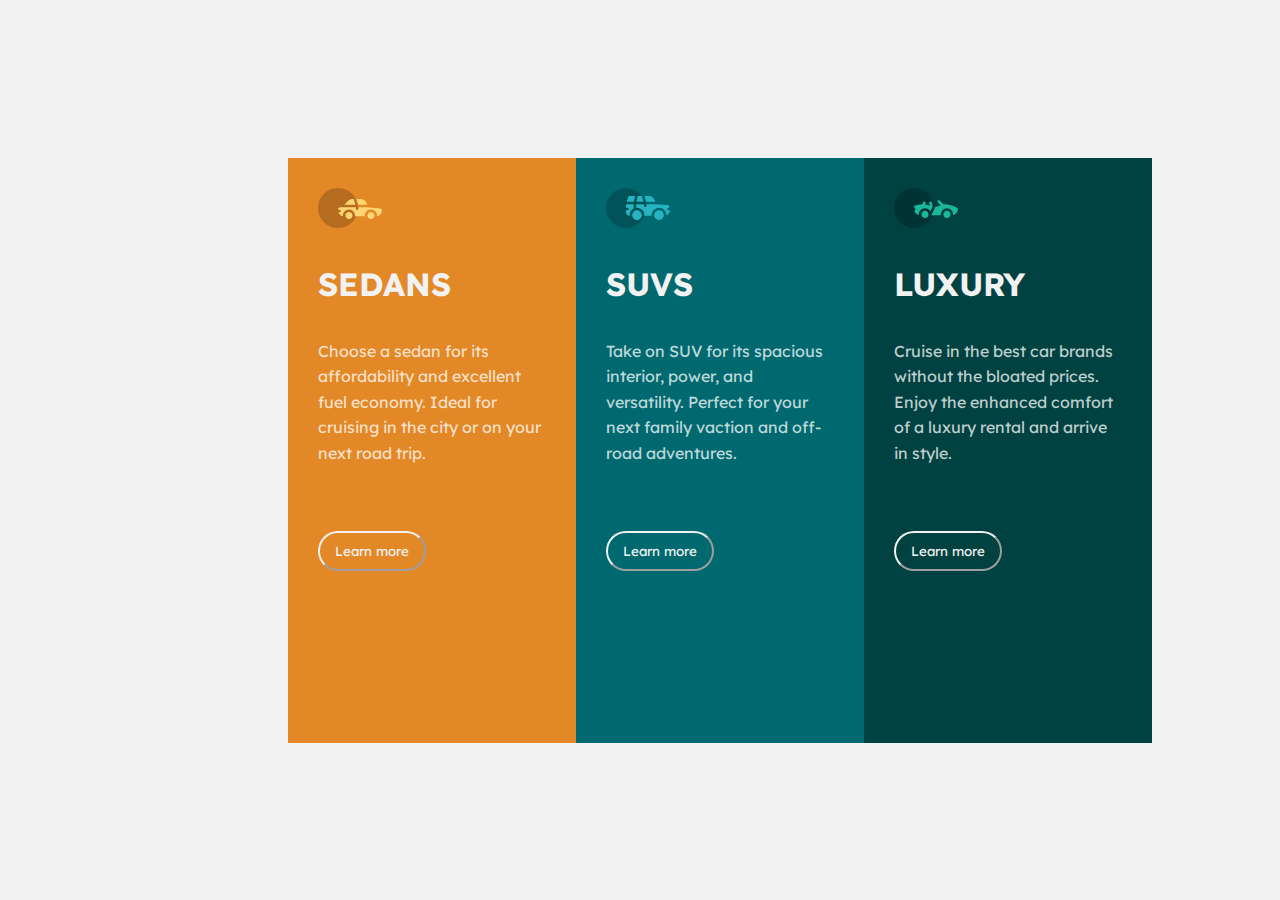
<file: index.html>
<!DOCTYPE html>
<html lang="en">
<head>
    <meta charset="UTF-8">
    <meta http-equiv="X-UA-Compatible" content="IE=edge">
    <meta name="viewport" content="width=device-width, initial-scale=1.0">
    <link rel="preconnect" href="https://fonts.googleapis.com">
    <link rel="preconnect" href="https://fonts.gstatic.com" crossorigin>
    <link href="https://fonts.googleapis.com/css2?family=Lexend+Deca:wght@400;700&display=swap" rel="stylesheet">
    <link rel="stylesheet" href="style.css">
    <title>FLEX BOX</title>
</head>
<body>
    <!-- First box -->
    <div class="box box-1">
        <svg width="64" height="40" xmlns="http://www.w3.org/2000/svg"><g fill="none" fill-rule="evenodd"><circle fill="#000" opacity=".201" cx="20" cy="20" r="20"/><path d="M52.936 24.11c1.942 0 3.517 1.542 3.517 3.445 0 1.903-1.575 3.445-3.517 3.445s-3.516-1.542-3.516-3.445c0-1.903 1.574-3.445 3.516-3.445zm-21.957 0c1.942 0 3.517 1.542 3.517 3.445 0 1.903-1.575 3.445-3.517 3.445s-3.516-1.542-3.516-3.445c0-1.903 1.574-3.445 3.516-3.445zm6.948-4.848v1.429c0 .716.61 1.293 1.348 1.259a1.295 1.295 0 001.225-1.295v-1.393h8.256l13.483 1.313c.956.093 1.676.881 1.676 1.814 0 2.89-2.126 5.303-4.926 5.819.397-3.557-2.458-6.62-6.053-6.62-3.646 0-6.504 3.14-6.039 6.723h-9.879c.466-3.588-2.397-6.722-6.039-6.722-3.595 0-6.45 3.062-6.052 6.62-2.14-.398-3.916-1.912-4.61-3.931h1.142c.731 0 1.32-.598 1.285-1.322-.033-.678-.629-1.2-1.322-1.2H20v-.251c0-1.274 1.066-2.243 2.306-2.243h15.62zM42.59 11c2.645 0 4.99 1.556 5.972 3.963l.726 1.779H40.17L38.413 11h4.178zm-6.865 0l1.758 5.741H26.505l3.357-3.654A6.502 6.502 0 0134.644 11h1.082z" fill="#FFD473" fill-rule="nonzero"/></g></svg>
        <h1 class="heading-title">SEDANS</h1>
        <p class="tex-article">Choose a sedan for its affordability and excellent fuel economy. Ideal for cruising in the city or on your next road trip.</p>
        <button class="btn" >Learn more</button>

    </div>

    <!-- Second box -->
    <div class="box box-2">
        <svg width="64" height="40" xmlns="http://www.w3.org/2000/svg"><g fill="none" fill-rule="evenodd"><circle fill="#000" opacity=".201" cx="20" cy="20" r="20"/><path d="M31.002 22.358c2.917 0 5.18 2.593 4.762 5.506a4.828 4.828 0 01-2.962 3.778 4.797 4.797 0 01-5.3-1.165c-1.188-1.26-1.235-2.613-1.263-2.613-.42-2.924 1.857-5.506 4.763-5.506zm22 0c3.457 0 5.798 3.567 4.41 6.744A4.816 4.816 0 0152.3 31.94a4.826 4.826 0 01-4.06-4.077c-.42-2.915 1.846-5.506 4.762-5.506zm-15.04-6.083v1.462a1.29 1.29 0 001.352 1.29c.693-.033 1.227-.631 1.227-1.326v-1.426h8.3l13.056.716a1.29 1.29 0 011.164.917c.27.895.446 1.477.563 1.87h-1.047c-.694 0-1.291.534-1.324 1.228a1.29 1.29 0 001.288 1.352h1.445c-.164 2.225-1.57 4.193-3.6 5.05.13-4.212-3.255-7.63-7.384-7.63-4.317 0-7.762 3.718-7.358 8.086h-7.285c.43-4.655-3.503-8.531-8.131-8.046v-3.543h7.734zm-10.312 0v4.308a7.4 7.4 0 00-4.006 7.274 3.874 3.874 0 01-3.642-3.864v-1.635h1.46a1.29 1.29 0 000-2.58h-1.461v-3.213l.003-.29h7.646zm14.986-8.196c2.65 0 5 1.592 5.984 4.055l.63 1.579a5.525 5.525 0 01-.065-.004l-.026-.002-.034-.002-.022-.002a4.178 4.178 0 00-.224-.006l-.098-.001h-.039l-.136-.001h-.052l-.326-.001H40.211L38.528 8.08zm-13.632 0l-1.122 5.616h-7.144l1.47-4.71a1.29 1.29 0 011.231-.906h5.565zm6.832 0l1.683 5.615h-7.007l1.121-5.615h4.203z" fill="#26B5C0" fill-rule="nonzero"/></g></svg>
        <h1 class="heading-title">SUVS</h1>
        <p class="tex-article">Take on SUV for its spacious interior, power, and versatility. Perfect for your next family vaction and off-road adventures.</p>
        <button class="btn" >Learn more</button>

    </div>

    <!-- Third box -->
    <div class="box box-3">
        <svg width="64" height="40" xmlns="http://www.w3.org/2000/svg"><g fill="none" fill-rule="evenodd"><circle fill="#000" opacity=".201" cx="20" cy="20" r="20"/><path d="M30.98 22.835c1.941 0 3.516 1.604 3.516 3.583 0 1.978-1.575 3.582-3.517 3.582s-3.516-1.604-3.516-3.582c0-1.979 1.574-3.583 3.516-3.583zm21.956 0c1.942 0 3.517 1.604 3.517 3.583 0 1.978-1.575 3.582-3.517 3.582s-3.516-1.604-3.516-3.582c0-1.979 1.574-3.583 3.516-3.583zm-9.143-10.45a1.27 1.27 0 011.819 0l3.715 3.784c4.444-.115 9.7 1.142 13.964 3.753.387.237.624.664.624 1.124 0 3.006-2.126 5.514-4.926 6.05.397-3.698-2.458-6.882-6.053-6.882-3.646 0-6.504 3.264-6.039 6.99h-9.669c.76-1.544.993-2.026 1.337-2.711l.082-.162c.421-.835 1.056-2.07 2.883-5.65 1.68-.023 3.47-.408 5.247-1.403l-2.984-3.04a1.328 1.328 0 010-1.854zm-7.68 1.064c.683-.2 1.395.202 1.592.898l.749 2.652a3.46 3.46 0 01-.247 2.51l-1.733 3.395-.216.424c-1.07-1.89-3.06-3.114-5.279-3.114-3.595 0-6.45 3.184-6.052 6.885-1.832-.347-3.414-1.537-4.278-3.276a1.331 1.331 0 01.117-1.376l.955-1.303-1.325-1.295c-.751-.735-.376-2.024.64-2.231l6.614-1.346.13-.026c.092-.019.145-.03.157-.031.314-.146 1.07-.591 1.07-1.506 0-.734.592-1.327 1.316-1.31.712.016 1.268.662 1.256 1.388a4.11 4.11 0 01-.348 1.611 22.69 22.69 0 014.7 1.146l-.7-2.473a1.314 1.314 0 01.882-1.622z" fill="#19B89D" fill-rule="nonzero"/></g></svg>
        <h1 class="heading-title">LUXURY</h1>
        <p class="tex-article">Cruise in the best car brands without the bloated prices. Enjoy the enhanced comfort of a luxury rental and arrive in style.</p>
        <button class="btn" >Learn more</button>

    </div>

</body>
</html>
</file>
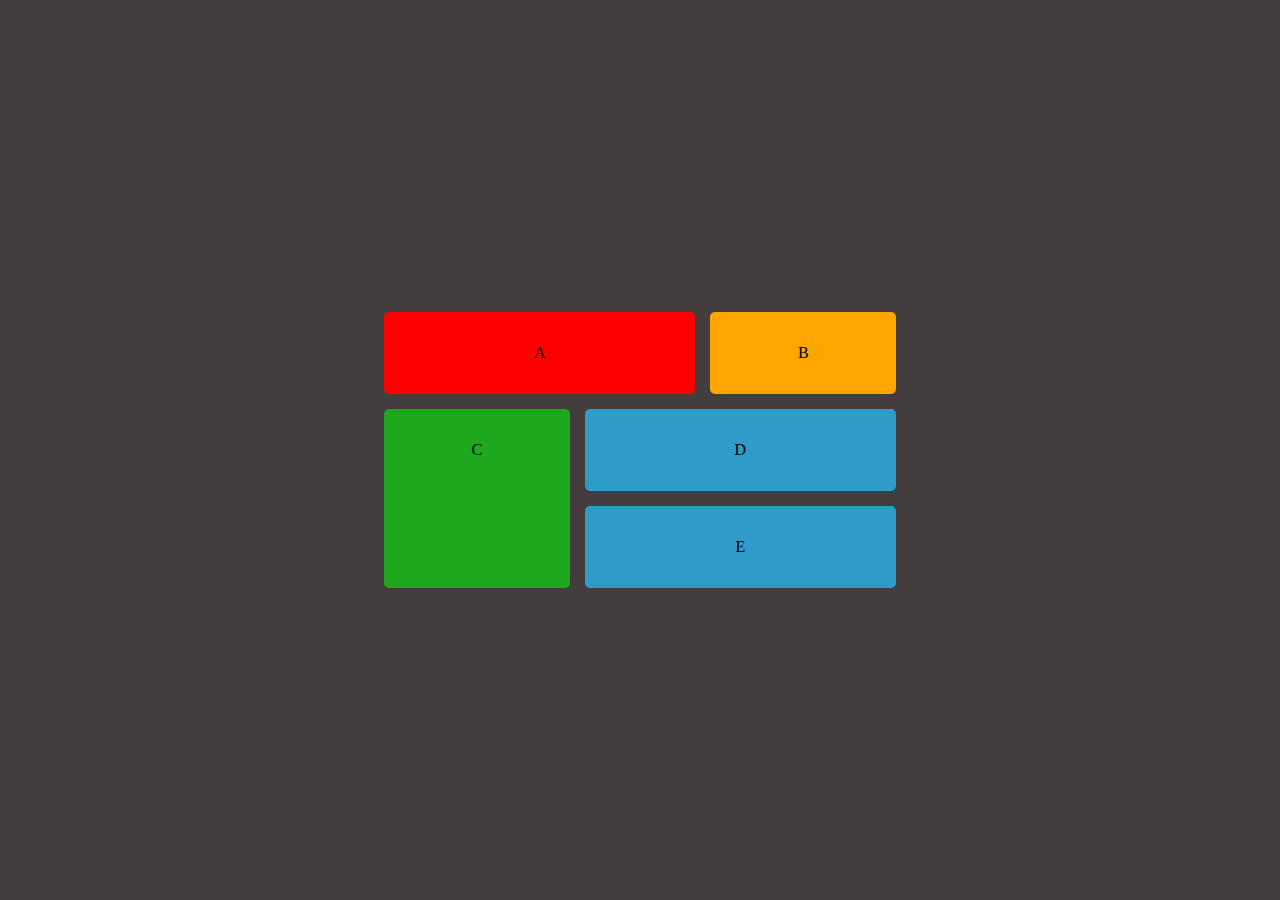
<file: grid.html>
<!DOCTYPE html>
<html lang="en">
<head>
    <meta charset="UTF-8">
    <meta http-equiv="X-UA-Compatible" content="IE=edge">
    <meta name="viewport" content="width=device-width, initial-scale=1.0">
    <link rel="stylesheet" href="grid.css">
    <title>ZURI CSS-GRID</title>
</head>
<body>
    <main>
        <div class="grid-1">A</div>
        <div class="grid-2">B</div>
        <div class="grid-3">C</div>
        <div class="grid-4">D</div>
        <div class="grid-5">E</div>
    </main>
</body>
</html>
</file>
<file: style.css>
* {
    padding: 0;
    box-sizing: border-box;
    font-family: 'Lexend Deca', sans-serif;
}

body {
    height: 100vh;
    width: 1440px;
    background-color: hsl(0, 0%, 95%);
    display: flex;
    justify-content: center;
    align-items: center;
    margin: 0 auto;
}

.box {
    height: 65%;
    width: 20%;
    padding: 30px;
}

.box-1 {
    background-color: hsl(31, 77%, 52%);
}

.box-2 {
    background-color: hsl(184, 100%, 22%);
}

.box-3 {
    background-color: hsl(179, 100%, 13%);
}

.heading-title {
    color: hsl(0, 0%, 95%);
    margin-top: 2rem;
    font-family: "Lexend Deca";
    font-weight: - 700;
}

.tex-article {
    color: hsla(0, 0%, 100%, 0.75);
    font-weight: 400;
    margin-top: 2.2rem;
    line-height: 1.6rem
}

.btn {
    background-color: transparent;
    padding: 10px 15px; 
    border-color: hsl(0, 0%, 95%);
    color: hsl(0, 0%, 95%);
    border-radius: 20px;
    margin-top: 3rem;
    cursor: pointer;
}

.btn:hover {
    background-color: hsl(0, 0%, 95%);
    color: black;
    padding: 10px 15px; 
    border-radius: 20px;
    margin-top: 3rem;
}
</file>
<file: grid.css>
* {
    margin: 0;
    padding: 0;
}

body {
    background-color: rgb(68, 61, 61);
    display: grid;
    place-items: center;
    height: 100vh;
    
}

main {
    display: grid;
    grid-template-areas: 
    'a a b'
    'a a b'
    'c d d'
    'c e e'
    ;
    gap: 15px;
    margin: auto;
    width: 40%;
}

main, div {
    padding: 2em;
    text-align: center;
    border-radius: 5px;
}

.grid-1 {
    background-color: red;
    grid-area: a;
}

.grid-2 {
    background-color: orange;
    grid-area: b;
}

.grid-3 {
    background-color: rgb(29, 168, 29);
    grid-area: c;
}

.grid-4 {
    background-color: rgb(47, 155, 201);
    grid-area: d;
}

.grid-5 {
    background-color: rgb(47, 155, 201);
    grid-area: e;
}
</file>
